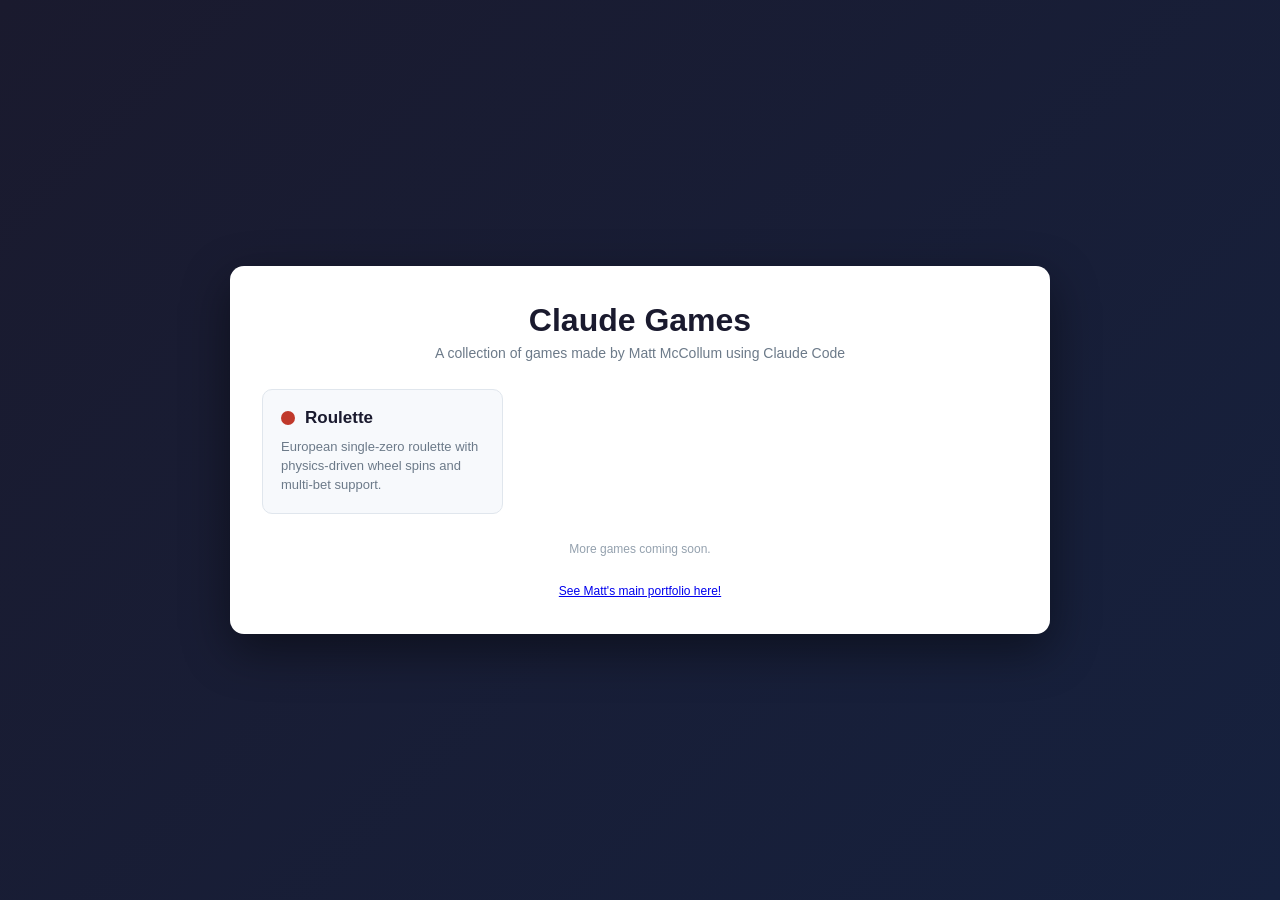
<file: index.html>
<!DOCTYPE html>
<html lang="en">
<head>
    <meta charset="UTF-8">
    <meta name="viewport" content="width=device-width, initial-scale=1.0">
    <title>Claude Games</title>
    <style>
        /* Reset default browser margins/padding so layout math is predictable. */
        * { margin: 0; padding: 0; box-sizing: border-box; }

        /* Page background and base typography. The dark gradient and font
           stack match the roulette game so the landing page feels like the
           same product when the user clicks through. */
        body {
            font-family: 'Segoe UI', Tahoma, Geneva, Verdana, sans-serif;
            background: linear-gradient(135deg, #1a1a2e 0%, #16213e 100%);
            min-height: 100vh;
            display: flex;
            justify-content: center;
            align-items: center;
            padding: 24px;
            color: #2c3e50;
        }

        /* Centered white card that holds the title and the games grid.
           max-width keeps the layout readable on wide monitors; width:100%
           lets it shrink on narrow screens. */
        .container {
            background: white;
            padding: 36px 32px;
            border-radius: 14px;
            box-shadow: 0 16px 48px rgba(0, 0, 0, 0.45);
            max-width: 820px;
            width: 100%;
        }

        /* Page title — matches the roulette page's deep navy heading color. */
        h1 {
            text-align: center;
            color: #1a1a2e;
            font-size: 32px;
            margin-bottom: 6px;
        }

        /* Tagline below the title. Muted color so the eye lands on the title. */
        .subtitle {
            text-align: center;
            color: #6c7a89;
            font-size: 14px;
            margin-bottom: 28px;
        }

        /* Responsive grid for game cards. auto-fill + minmax means a single
           card sits centered on narrow screens and multiple cards flow into
           rows as the viewport widens — no media queries needed. */
        .games-grid {
            display: grid;
            grid-template-columns: repeat(auto-fill, minmax(240px, 1fr));
            gap: 16px;
        }

        /* Each game card is an <a> so the entire tile is clickable and the
           browser shows a real link affordance (focus ring, right-click menu). */
        .game-card {
            display: block;
            text-decoration: none;
            color: inherit;
            background: #f7f9fc;
            border: 1.5px solid #e0e6ed;
            border-radius: 10px;
            padding: 18px;
            transition: transform 0.15s ease, box-shadow 0.15s ease, border-color 0.15s ease;
        }
        /* Lift the card on hover for a tactile feel; deepen the border to the
           shared deep-navy accent so it visually links back to the brand. */
        .game-card:hover {
            transform: translateY(-3px);
            box-shadow: 0 8px 20px rgba(15, 52, 96, 0.18);
            border-color: #0f3460;
        }

        /* Top of the card: a colored stripe + the game's name. The stripe
           color is per-game so future entries can have their own identity. */
        .game-header {
            display: flex;
            align-items: center;
            gap: 10px;
            margin-bottom: 10px;
        }
        /* The accent dot. Each game card sets its own background via an
           inline style or a per-game class (see .accent-roulette). */
        .game-accent {
            width: 14px;
            height: 14px;
            border-radius: 50%;
            flex-shrink: 0;
        }
        /* Roulette gets a red accent — evokes the red pockets on the wheel. */
        .accent-roulette { background: #c0392b; }

        /* The game's display name. Bold and slightly larger than body text. */
        .game-name {
            font-size: 17px;
            font-weight: bold;
            color: #1a1a2e;
        }

        /* One-line description of what the game is. Kept short so cards
           remain a similar height regardless of how many games exist. */
        .game-description {
            font-size: 13px;
            color: #6c7a89;
            line-height: 1.45;
        }

        /* Footer note: small attribution / hint text below the grid. */
        .footer-note {
            text-align: center;
            color: #94a1ae;
            font-size: 12px;
            margin-top: 28px;
        }
    </style>
</head>
<body>
    <!-- Main card. Everything user-facing lives inside this container so the
         dark page background only shows as a frame around the content. -->
    <div class="container">
        <!-- Page title and short tagline. -->
        <h1>Claude Games</h1>
        <p class="subtitle">A collection of games made by Matt McCollum using Claude Code</p>

        <!-- Grid of available games. To add a new game later, drop another
             <a class="game-card"> block in here pointing at its folder. -->
        <div class="games-grid">
            <!-- Roulette card. href points at the roulette/ subfolder so the
                 browser loads roulette/index.html automatically. -->
            <a class="game-card" href="roulette/index.html">
                <!-- Header row: colored accent dot + game name. -->
                <div class="game-header">
                    <span class="game-accent accent-roulette"></span>
                    <span class="game-name">Roulette</span>
                </div>
                <!-- Short description so the user knows what the game is
                     before they click in. -->
                <p class="game-description">
                    European single-zero roulette with physics-driven wheel
                    spins and multi-bet support.
                </p>
            </a>
        </div>

        <!-- Small footer hint. Updated as new games are added. -->
        <p class="footer-note">More games coming soon.</p>
        <p class="footer-note">
            <a href="https://mmccollum31.github.io/Portfolio-Website/">See Matt's main portfolio here!</a>
        </p>
    </div>
</body>
</html>
</file>
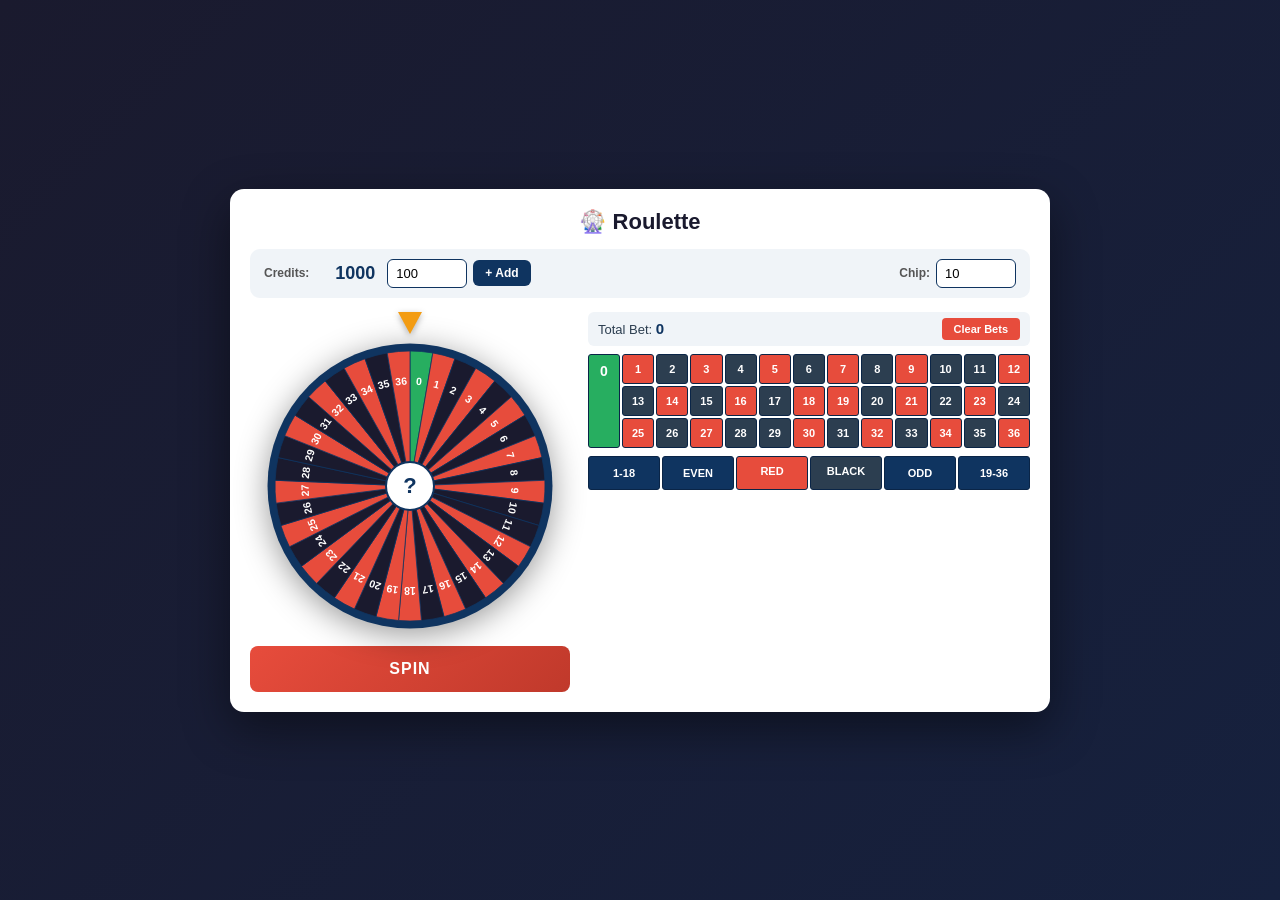
<file: roulette/index.html>
<!DOCTYPE html>
<html lang="en">
<head>
    <meta charset="UTF-8">
    <meta name="viewport" content="width=device-width, initial-scale=1.0">
    <title>Roulette Game</title>
    <style>
        * { margin: 0; padding: 0; box-sizing: border-box; }

        body {
            font-family: 'Segoe UI', Tahoma, Geneva, Verdana, sans-serif;
            background: linear-gradient(135deg, #1a1a2e 0%, #16213e 100%);
            min-height: 100vh;
            display: flex;
            justify-content: center;
            align-items: center;
            padding: 12px;
            color: #2c3e50;
        }

        .container {
            background: white;
            padding: 20px;
            border-radius: 14px;
            box-shadow: 0 16px 48px rgba(0, 0, 0, 0.45);
            max-width: 820px;
            width: 100%;
        }

        h1 {
            text-align: center;
            color: #1a1a2e;
            margin-bottom: 14px;
            font-size: 22px;
        }

        /* Top bar: credits, add credits, chip size */
        .top-bar {
            display: flex;
            gap: 12px;
            align-items: center;
            background: #f0f4f8;
            padding: 10px 14px;
            border-radius: 10px;
            margin-bottom: 14px;
            flex-wrap: wrap;
            font-size: 13px;
        }
        .top-bar > div { display: flex; align-items: center; gap: 6px; }
        .top-bar label { font-weight: bold; color: #555; font-size: 12px; }
        .top-bar input {
            width: 80px;
            padding: 6px 8px;
            border: 1.5px solid #0f3460;
            border-radius: 6px;
            font-size: 13px;
        }
        .top-bar button {
            padding: 6px 12px;
            background: #0f3460;
            color: white;
            border: none;
            border-radius: 6px;
            cursor: pointer;
            font-weight: bold;
            font-size: 12px;
        }
        .top-bar button:hover { background: #163e74; }
        .credits-amount {
            font-weight: bold;
            color: #0f3460;
            font-size: 18px;
            min-width: 60px;
            text-align: right;
        }
        .spacer { flex: 1; }

        /* Two-column main layout */
        .main {
            display: grid;
            grid-template-columns: 320px 1fr;
            gap: 18px;
            align-items: start;
        }

        /* WHEEL */
        .wheel-area {
            display: flex;
            flex-direction: column;
            align-items: center;
            gap: 10px;
        }
        .pointer {
            width: 0;
            height: 0;
            border-left: 12px solid transparent;
            border-right: 12px solid transparent;
            border-top: 22px solid #f39c12;
            filter: drop-shadow(0 2px 3px rgba(0, 0, 0, 0.3));
            margin-bottom: -8px;
            z-index: 5;
            position: relative;
        }
        .wheel-wrapper {
            position: relative;
            width: 300px;
            height: 300px;
        }
        .wheel-svg {
            width: 100%;
            height: 100%;
            filter: drop-shadow(0 6px 16px rgba(0, 0, 0, 0.4));
            transform-origin: center;
        }
        .center-result {
            position: absolute;
            top: 50%;
            left: 50%;
            transform: translate(-50%, -50%);
            width: 50px;
            height: 50px;
            border-radius: 50%;
            background: white;
            border: 2px solid #0f3460;
            display: flex;
            align-items: center;
            justify-content: center;
            font-size: 22px;
            font-weight: bold;
            color: #0f3460;
            pointer-events: none;
        }
        .spin-btn {
            width: 100%;
            padding: 14px;
            background: linear-gradient(135deg, #e74c3c, #c0392b);
            color: white;
            border: none;
            border-radius: 8px;
            font-size: 16px;
            font-weight: bold;
            cursor: pointer;
            text-transform: uppercase;
            letter-spacing: 1px;
            transition: transform 0.15s;
        }
        .spin-btn:hover:not(:disabled) { transform: scale(1.02); }
        .spin-btn:disabled { background: #95a5a6; cursor: not-allowed; }

        /* BETTING BOARD */
        .bets-area {
            display: flex;
            flex-direction: column;
            gap: 8px;
        }
        .bets-info {
            display: flex;
            justify-content: space-between;
            align-items: center;
            font-size: 13px;
            padding: 6px 10px;
            background: #f0f4f8;
            border-radius: 6px;
        }
        .bets-info b { color: #0f3460; font-size: 15px; }
        .clear-btn {
            padding: 5px 12px;
            background: #e74c3c;
            color: white;
            border: none;
            border-radius: 4px;
            font-size: 11px;
            cursor: pointer;
            font-weight: bold;
        }
        .clear-btn:hover:not(:disabled) { background: #c0392b; }
        .clear-btn:disabled { background: #ccc; cursor: not-allowed; }

        /* Numbers grid: 0 on left spanning 3 rows + 12x3 grid for 1-36 */
        .numbers-grid {
            display: grid;
            grid-template-columns: 32px repeat(12, 1fr);
            grid-template-rows: repeat(3, 1fr);
            gap: 2px;
        }
        .numbers-grid .zero {
            grid-row: 1 / span 3;
            font-size: 14px;
        }

        .bet-cell {
            position: relative;
            padding: 8px 0;
            text-align: center;
            border: 1px solid #0a2547;
            color: white;
            cursor: pointer;
            font-weight: bold;
            font-size: 11px;
            border-radius: 3px;
            user-select: none;
            transition: filter 0.15s;
            min-height: 30px;
        }
        .bet-cell.red { background: #e74c3c; }
        .bet-cell.black { background: #2c3e50; }
        .bet-cell.green { background: #27ae60; }
        .bet-cell.outside { background: #0f3460; padding: 10px 0; }
        .bet-cell:hover { filter: brightness(1.25); }
        .bet-cell.winner {
            outline: 3px solid #f39c12;
            outline-offset: -2px;
            animation: winnerPulse 1s ease-in-out 3;
        }
        @keyframes winnerPulse {
            0%, 100% { box-shadow: 0 0 0 0 rgba(243, 156, 18, 0.7); }
            50% { box-shadow: 0 0 0 6px rgba(243, 156, 18, 0); }
        }

        /* Outside-bet row (Red/Black/Even/Odd/Low/High) */
        .outside-bets {
            display: grid;
            grid-template-columns: repeat(6, 1fr);
            gap: 2px;
        }

        /* Stake chip on each bet cell */
        .stake {
            position: absolute;
            top: 1px;
            right: 2px;
            background: #f39c12;
            color: #1a1a2e;
            font-size: 9px;
            padding: 1px 4px;
            border-radius: 8px;
            font-weight: bold;
            min-width: 14px;
            line-height: 1;
        }
        .stake:empty { display: none; }

        /* Result message */
        .result {
            margin-top: 4px;
            padding: 10px 14px;
            border-radius: 8px;
            text-align: center;
            background: #fff3cd;
            border: 1.5px solid #ffc107;
            display: none;
        }
        .result.show { display: block; }
        .result.win { background: #d4edda; border-color: #28a745; }
        .result.lose { background: #f8d7da; border-color: #dc3545; }
        .result-num { font-size: 22px; font-weight: bold; margin-bottom: 4px; }
        .result-text { font-size: 13px; font-weight: bold; }
        .error { color: #dc3545; font-weight: bold; padding: 6px; font-size: 13px; }

        @media (max-width: 760px) {
            .main { grid-template-columns: 1fr; }
            .wheel-area { align-items: center; }
            .numbers-grid { grid-template-columns: 30px repeat(12, 1fr); }
        }
    </style>
</head>
<body>
    <div class="container">
        <h1>🎡 Roulette</h1>

        <!-- Top bar: credits + add credits + chip size -->
        <div class="top-bar">
            <div>
                <label>Credits:</label>
                <span class="credits-amount" id="creditsDisplay">1000</span>
            </div>
            <div>
                <input type="number" id="addAmount" min="1" value="100">
                <button onclick="addCredits()">+ Add</button>
            </div>
            <div class="spacer"></div>
            <div>
                <label>Chip:</label>
                <input type="number" id="betAmount" min="1" value="10">
            </div>
        </div>

        <div class="main">
            <!-- LEFT: Wheel -->
            <div class="wheel-area">
                <div class="pointer"></div>
                <div class="wheel-wrapper">
                    <svg class="wheel-svg" id="wheelSvg" viewBox="0 0 400 400"></svg>
                    <div class="center-result" id="centerResult">?</div>
                </div>
                <button class="spin-btn" id="spinBtn" onclick="spinWheel()">Spin</button>
            </div>

            <!-- RIGHT: Bet board -->
            <div class="bets-area">
                <div class="bets-info">
                    <span>Total Bet: <b id="totalBet">0</b></span>
                    <button class="clear-btn" id="clearBtn" onclick="clearBets()">Clear Bets</button>
                </div>

                <!-- Numbers grid (0 + 1..36) -->
                <div class="numbers-grid" id="numbersGrid"></div>

                <!-- Outside bets -->
                <div class="outside-bets">
                    <div class="bet-cell outside" onclick="addBet('range', 'low')">
                        1-18 <span class="stake" id="stake-range-low"></span>
                    </div>
                    <div class="bet-cell outside" onclick="addBet('parity', 'even')">
                        EVEN <span class="stake" id="stake-parity-even"></span>
                    </div>
                    <div class="bet-cell red" onclick="addBet('color', 'red')">
                        RED <span class="stake" id="stake-color-red"></span>
                    </div>
                    <div class="bet-cell black" onclick="addBet('color', 'black')">
                        BLACK <span class="stake" id="stake-color-black"></span>
                    </div>
                    <div class="bet-cell outside" onclick="addBet('parity', 'odd')">
                        ODD <span class="stake" id="stake-parity-odd"></span>
                    </div>
                    <div class="bet-cell outside" onclick="addBet('range', 'high')">
                        19-36 <span class="stake" id="stake-range-high"></span>
                    </div>
                </div>

                <!-- Result message -->
                <div class="result" id="resultMessage"></div>
            </div>
        </div>
    </div>

    <script>
        // ==========================================================
        //  GAME STATE
        //  All mutable game data lives in these top-level variables.
        //  Functions below read and update them directly.
        // ==========================================================

        // Player's running balance. Decreases when a bet is placed,
        // increases on wins or when the player adds credits.
        let credits = 1000;

        // Active bets currently placed on the board. Each entry is an
        // object shaped like { type, value, amount }. Multiple bets may
        // target the same option — they accumulate. Bets persist between
        // spins so the player can keep re-spinning the same wager: at
        // the end of each round, if the player can still afford the
        // same total stake, the chips remain on the board (and the
        // amount is deducted again for the next spin); otherwise the
        // board is cleared automatically.
        let bets = [];

        // True while the wheel is mid-spin. Used to block bets, clears,
        // and a second spin from being started until the wheel stops.
        let isSpinning = false;

        // The wheel's rotation in degrees. Persists across spins so the
        // next spin continues smoothly from where the last one ended,
        // instead of snapping back to 0°.
        let currentAngle = 0;

        // Reference to the most recently highlighted winning cell so we
        // can remove the highlight before the next spin.
        let lastWinningCell = null;

        // The 18 red numbers in European roulette. Every other 1–36 is
        // black; 0 is green. We use this set both for coloring the wheel
        // and for evaluating color bets after a spin.
        const RED_NUMBERS = [1, 3, 5, 7, 9, 12, 14, 16, 18, 19, 21, 23, 25, 27, 30, 32, 34, 36];

        // 37 sectors total: 0–36 (European single-zero wheel).
        const TOTAL_NUMBERS = 37;

        // Width of each sector in degrees (≈ 9.7297°). Used everywhere
        // we convert between sector indices and angles.
        const DEG_PER_NUMBER = 360 / TOTAL_NUMBERS;

        // ==========================================================
        //  WHEEL GENERATION (SVG)
        //  Builds the wheel inside the <svg> element by drawing 37
        //  pie-slice paths and a number label for each one. Runs once
        //  at page load — afterwards we just rotate the whole SVG.
        // ==========================================================
        function generateWheel() {
            // Grab the SVG element and define its center and radius.
            // The SVG viewBox is 0..400, so center is (200,200).
            const svg = document.getElementById('wheelSvg');
            const cx = 200, cy = 200, r = 180;

            // Wipe any previous content so this function is idempotent.
            svg.innerHTML = '';

            // Outer rim — a slightly larger filled circle drawn first
            // so it sits behind the sectors and shows as a dark ring
            // around the edge of the wheel.
            const rim = document.createElementNS('http://www.w3.org/2000/svg', 'circle');
            rim.setAttribute('cx', cx);
            rim.setAttribute('cy', cy);
            rim.setAttribute('r', r + 10);
            rim.setAttribute('fill', '#0f3460');
            svg.appendChild(rim);

            // Build one sector + label per number.
            for (let i = 0; i < TOTAL_NUMBERS; i++) {
                // Compute the start and end angles of sector i in
                // degrees. We subtract 90° so sector 0 begins at the
                // top of the wheel (12 o'clock) instead of the right
                // side, which is SVG's default 0° direction.
                const startA = i * DEG_PER_NUMBER - 90;
                const endA = (i + 1) * DEG_PER_NUMBER - 90;

                // Convert degrees to radians for use with Math.cos/sin.
                const sR = startA * Math.PI / 180;
                const eR = endA * Math.PI / 180;

                // The two outer corners of the sector — points on the
                // wheel's edge at the start and end angles.
                const x1 = cx + r * Math.cos(sR);
                const y1 = cy + r * Math.sin(sR);
                const x2 = cx + r * Math.cos(eR);
                const y2 = cy + r * Math.sin(eR);

                // Build the SVG path for the sector: move to the center,
                // line out to the start corner, draw an arc to the end
                // corner, then close the shape back to the center.
                const path = document.createElementNS('http://www.w3.org/2000/svg', 'path');
                path.setAttribute('d', `M ${cx} ${cy} L ${x1} ${y1} A ${r} ${r} 0 0 1 ${x2} ${y2} Z`);

                // Color: 0 is green, red numbers are red, everything
                // else is the dark "black" shade. Stroke gives each
                // sector a thin separating line.
                path.setAttribute('fill', i === 0 ? '#27ae60' : RED_NUMBERS.includes(i) ? '#e74c3c' : '#1a1a2e');
                path.setAttribute('stroke', '#0f3460');
                path.setAttribute('stroke-width', '1');
                svg.appendChild(path);

                // Compute the angle of the sector's midpoint and a
                // point along that bisector at 78% of the wheel radius.
                // This is where we'll place the number label.
                const midA = (startA + endA) / 2;
                const midR = midA * Math.PI / 180;
                const lr = r * 0.78;
                const lx = cx + lr * Math.cos(midR);
                const ly = cy + lr * Math.sin(midR);

                // Create the SVG text element with the number value.
                const text = document.createElementNS('http://www.w3.org/2000/svg', 'text');
                text.setAttribute('x', lx);
                text.setAttribute('y', ly);

                // Center the text horizontally and vertically on (lx,ly).
                text.setAttribute('text-anchor', 'middle');
                text.setAttribute('dominant-baseline', 'central');

                // Visual styling.
                text.setAttribute('font-size', '14');
                text.setAttribute('font-weight', 'bold');
                text.setAttribute('fill', '#fff');

                // Rotate the label so its bottom faces the wheel center.
                // After SVG rotation by (midA + 90)°, the top of each
                // number points outward — so when a sector spins up to
                // the pointer, its number reads upright to the player.
                text.setAttribute('transform', `rotate(${midA + 90} ${lx} ${ly})`);
                text.textContent = i;
                svg.appendChild(text);
            }

            // Center hub — a small circle on top of the sectors that
            // hides the seams meeting at the wheel's center point.
            const hub = document.createElementNS('http://www.w3.org/2000/svg', 'circle');
            hub.setAttribute('cx', cx);
            hub.setAttribute('cy', cy);
            hub.setAttribute('r', '20');
            hub.setAttribute('fill', '#0f3460');
            hub.setAttribute('stroke', '#f39c12');
            hub.setAttribute('stroke-width', '2');
            svg.appendChild(hub);
        }

        // ==========================================================
        //  BET BOARD GENERATION
        //  Builds the clickable number cells (0 + 1..36). The outside
        //  bets (Red/Black, Even/Odd, 1-18/19-36) are written directly
        //  in the HTML since there are only six of them.
        // ==========================================================
        function generateNumberGrid() {
            // Empty the grid container so we can rebuild from scratch.
            const grid = document.getElementById('numbersGrid');
            grid.innerHTML = '';

            // The "0" cell sits in the leftmost column and stretches
            // across all 3 rows (CSS handles the row span). Its inner
            // <span> is where the player's stake on 0 will be drawn.
            const zero = document.createElement('div');
            zero.className = 'bet-cell green zero';
            zero.id = 'cell-number-0';
            zero.innerHTML = `0<span class="stake" id="stake-number-0"></span>`;

            // Clicking the 0 cell adds a number-0 bet of the current
            // chip size.
            zero.onclick = () => addBet('number', 0);
            grid.appendChild(zero);

            // Build cells 1 through 36. CSS arranges them into the
            // standard 3-row × 12-column roulette layout.
            for (let n = 1; n <= 36; n++) {
                const cell = document.createElement('div');

                // Color the cell based on whether n is a red number.
                cell.className = 'bet-cell ' + (RED_NUMBERS.includes(n) ? 'red' : 'black');

                // ID is used later for highlighting the winner and for
                // updating the per-cell stake chip.
                cell.id = `cell-number-${n}`;
                cell.innerHTML = `${n}<span class="stake" id="stake-number-${n}"></span>`;

                // Clicking the cell places a single-number bet on n.
                cell.onclick = () => addBet('number', n);
                grid.appendChild(cell);
            }
        }

        // ==========================================================
        //  CREDITS / BETS
        //  These functions handle the player's balance and the bet
        //  list. They are called by the on-page buttons and by the
        //  spin/result code.
        // ==========================================================

        // Render the current credit balance in the top bar.
        function updateCreditsDisplay() {
            document.getElementById('creditsDisplay').textContent = credits;
        }

        // Add the amount in the "+ Add" input to the player's balance.
        // Wired to the "+ Add" button.
        function addCredits() {
            const amount = parseInt(document.getElementById('addAmount').value);

            // Ignore zero, negative, or non-numeric input.
            if (amount > 0) {
                credits += amount;
                updateCreditsDisplay();

                // Hide any leftover result/error message so the UI
                // doesn't show stale information.
                clearResult();
            }
        }

        // Place a bet of the current chip size on (type, value).
        // Repeated calls on the same option stack the chip values.
        function addBet(type, value) {
            // Block bet placement during a spin.
            if (isSpinning) return;

            // Read and validate the chip size from the input field.
            const amount = parseInt(document.getElementById('betAmount').value);
            if (!amount || amount <= 0) return showError('Enter a valid chip amount');
            if (amount > credits) return showError('Insufficient credits');

            // Deduct from the balance and append a new bet object.
            // We push (rather than merge) so the bets list keeps a
            // record of every chip placed; aggregation happens at
            // display and payout time.
            credits -= amount;
            bets.push({ type, value, amount });

            // Refresh the UI to reflect the new balance and stake.
            updateCreditsDisplay();
            updateBetsDisplay();
            clearResult();
        }

        // Refund all currently placed bets and empty the bet list.
        // Wired to the "Clear Bets" button.
        function clearBets() {
            if (isSpinning) return;

            // Add each bet's amount back to the player's balance.
            bets.forEach(b => credits += b.amount);
            bets = [];

            // Refresh totals, stake chips, and the result area.
            updateCreditsDisplay();
            updateBetsDisplay();
            clearResult();
        }

        // Redraw the per-cell stake chips and the "Total Bet" number.
        // Called whenever the bets list changes — when chips are
        // placed, when the board is cleared, and after each spin
        // (where bets either persist or get cleared automatically).
        function updateBetsDisplay() {
            // Wipe every stake chip so removed bets don't linger on
            // their old cells.
            document.querySelectorAll('.stake').forEach(s => s.textContent = '');

            // Sum the chip amounts grouped by option. The key encodes
            // both the bet type and value, e.g. "color-red" or
            // "number-17", which matches the IDs of the stake spans.
            const totals = {};
            bets.forEach(b => {
                const k = `${b.type}-${b.value}`;
                totals[k] = (totals[k] || 0) + b.amount;
            });

            // Write each option's total into its stake chip element.
            // The DOM IDs were created in the HTML and in
            // generateNumberGrid().
            for (const k in totals) {
                const el = document.getElementById(`stake-${k}`);
                if (el) el.textContent = totals[k];
            }

            // Sum every chip into a grand total displayed at the top
            // of the bet board.
            const total = bets.reduce((s, b) => s + b.amount, 0);
            document.getElementById('totalBet').textContent = total;
        }

        // ==========================================================
        //  PHYSICS-BASED SPIN
        //  Rather than picking a result number and forcing the wheel
        //  to land on it, we simulate the wheel as a freely spinning
        //  disk that decelerates under constant friction. Where it
        //  happens to stop *is* the result.
        // ==========================================================
        function spinWheel() {
            // Guard against double-spins and bet-less spins.
            if (isSpinning) return;
            if (bets.length === 0) return showError('Place a bet first');

            // Lock the UI for the duration of the spin.
            isSpinning = true;
            document.getElementById('spinBtn').disabled = true;
            document.getElementById('clearBtn').disabled = true;

            // Reset any UI state left over from the previous round.
            clearResult();
            clearWinnerHighlight();
            document.getElementById('centerResult').textContent = '?';

            // Cache the wheel element — we'll write to its transform
            // every frame.
            const wheelSvg = document.getElementById('wheelSvg');

            // --- Spin parameters ---
            // Initial angular velocity, in degrees per second. 1000–1400
            // °/s is roughly 3–4 full rotations per second at the start
            // of the spin, which matches a real wheel's first moments.
            let angularVelocity = 1000 + Math.random() * 400;

            // Constant deceleration in deg/s². Higher = stops sooner.
            // Time to stop ≈ v0 / dec  (≈ 5–7 seconds for these ranges).
            // Total rotation ≈ v0² / (2·dec)  (≈ 5–15 revolutions).
            const deceleration = 180 + Math.random() * 40;

            // Continue from the wheel's current rotation so the spin
            // appears to pick up where the last one left off.
            let angle = currentAngle;

            // performance.now() returns a high-resolution timestamp in
            // milliseconds. We subtract successive timestamps to get
            // the real elapsed time between frames, which keeps the
            // physics smooth across different display refresh rates.
            let lastTime = performance.now();

            // The per-frame physics step. Called by the browser ~60×/s
            // (or 120/144× on high-refresh displays) via
            // requestAnimationFrame.
            function frame(now) {
                // dt: seconds since the previous frame. Clamped at
                // 50 ms so a long pause (e.g. tab in background) can't
                // teleport the wheel forward by huge amounts.
                const dt = Math.min((now - lastTime) / 1000, 0.05);
                lastTime = now;

                // Integrate position from velocity, then bleed velocity
                // off via the deceleration term. Math.max stops velocity
                // from going negative (which would reverse the spin).
                angle += angularVelocity * dt;
                angularVelocity = Math.max(0, angularVelocity - deceleration * dt);

                // Apply the new angle to the SVG. CSS handles the
                // GPU-accelerated rendering of the rotation.
                wheelSvg.style.transform = `rotate(${angle}deg)`;

                // Keep stepping until the wheel is at rest. When it
                // stops, save the final angle and resolve the result.
                if (angularVelocity > 0) {
                    requestAnimationFrame(frame);
                } else {
                    currentAngle = angle;
                    const result = getResultFromAngle(angle);
                    finishSpin(result);
                }
            }

            // Kick off the first frame; subsequent frames are scheduled
            // recursively from inside frame() above.
            requestAnimationFrame(frame);
        }

        // Convert the wheel's current rotation into the sector index
        // that's currently sitting under the pointer at the top.
        //
        // Geometry:  Sector i originally covers [i·DEG − 90, (i+1)·DEG − 90].
        // After rotating the whole wheel by θ degrees, the same sector
        // covers [i·DEG − 90 + θ, (i+1)·DEG − 90 + θ] (mod 360).
        // The pointer sits at angle −90° (top of the wheel). Sector i
        // contains the pointer when i·DEG + θ ≤ 0 < (i+1)·DEG + θ,
        // which simplifies to  i = ⌊−θ / DEG⌋  (mod 37).
        function getResultFromAngle(angle) {
            // Floor division gives the sector index, possibly negative.
            const i = Math.floor(-angle / DEG_PER_NUMBER);

            // Wrap into the range [0, 37) using the standard
            // ((x % n) + n) % n idiom that handles negative numbers.
            return ((i % TOTAL_NUMBERS) + TOTAL_NUMBERS) % TOTAL_NUMBERS;
        }

        // ==========================================================
        //  RESULT HANDLING
        //  Called once the wheel comes to a stop. Walks every bet,
        //  pays out winners, updates the UI, and either re-stakes the
        //  same bets for another spin (when the player can still
        //  cover them) or clears the board. Finally, unlocks the
        //  controls so a new round can begin.
        // ==========================================================
        function finishSpin(number) {
            // Resolve the color of the winning number for both the
            // result message and color-bet evaluation.
            const color = number === 0 ? 'green' : RED_NUMBERS.includes(number) ? 'red' : 'black';

            // Show the winning number in the small circle at the
            // wheel's center.
            document.getElementById('centerResult').textContent = number;

            // Walk every active bet, evaluate it against the result,
            // and accumulate the totals we need afterward.
            let totalStaked = 0;
            let totalPayout = 0;
            let anyWin = false;
            bets.forEach(bet => {
                totalStaked += bet.amount;
                let won = false;

                // Each bet type has its own win condition. Note that
                // 0 always loses on the outside bets (parity, range)
                // — that's the house edge for European roulette.
                switch (bet.type) {
                    case 'color':  won = bet.value === color; break;
                    case 'parity': won = number !== 0 && ((number % 2 === 0) === (bet.value === 'even')); break;
                    case 'range':  won = number !== 0 && ((number <= 18) === (bet.value === 'low')); break;
                    case 'number': won = number === bet.value; break;
                }

                // Single numbers pay 36× the chip; even-money bets pay
                // 2×. The payout includes the original chip — we
                // already deducted it when the bet was placed.
                if (won) {
                    const multiplier = bet.type === 'number' ? 36 : 2;
                    totalPayout += bet.amount * multiplier;
                    anyWin = true;
                }
            });

            // Credit any winnings and compute the round's net change.
            credits += totalPayout;
            const netGain = totalPayout - totalStaked;

            // Visual feedback: gold pulse on the winning number cell
            // and a colored result panel.
            highlightWinner(number);
            displayResult(number, color, anyWin, netGain);

            // ----- Persist bets for the next round if affordable -----
            // The chips placed for this round have already been
            // resolved — collected by the house on losses, returned
            // (with winnings) on wins. To "keep" the same bets for
            // another spin, the player must re-fund the same total
            // out of their current balance.
            const restakeAmount = bets.reduce((s, b) => s + b.amount, 0);

            // If there are bets and the player can still cover them,
            // re-deduct the total. The `bets` array is left untouched,
            // so the same chip values stay drawn on the board.
            if (restakeAmount > 0 && restakeAmount <= credits) {
                credits -= restakeAmount;
            } else {
                // Otherwise the player has either no bets or can no
                // longer afford them — clear the board. No refund is
                // needed because the previous round's chips were
                // already resolved above.
                bets = [];
            }

            // Refresh the balance display and the per-cell stake chips
            // so the UI matches the new game state.
            updateCreditsDisplay();
            updateBetsDisplay();

            // Re-enable the spin/clear buttons so the player can play
            // another round.
            isSpinning = false;
            document.getElementById('spinBtn').disabled = false;
            document.getElementById('clearBtn').disabled = false;
        }

        // Add the gold-pulse "winner" outline to the winning number's
        // cell on the bet board. We remember the cell so the next
        // spin can clear the highlight.
        function highlightWinner(number) {
            const cell = document.getElementById(`cell-number-${number}`);
            if (cell) {
                cell.classList.add('winner');
                lastWinningCell = cell;
            }
        }

        // Remove the winner highlight from the previous round's cell.
        // Called at the start of each new spin.
        function clearWinnerHighlight() {
            if (lastWinningCell) {
                lastWinningCell.classList.remove('winner');
                lastWinningCell = null;
            }
        }

        // Render the colored win/lose panel below the bet board with
        // the winning number, its color emoji, and the player's net
        // change in credits for this round.
        function displayResult(number, color, won, netGain) {
            const div = document.getElementById('resultMessage');
            const emoji = color === 'red' ? '🔴' : color === 'black' ? '⚫' : '🟢';

            // Top line: colored ball + result number.
            let html = `<div class="result-num">${emoji} ${number}</div>`;

            // Bottom line and panel color depend on whether at least
            // one bet won this round.
            if (won) {
                html += `<div class="result-text">🎉 You won ${netGain >= 0 ? '+' : ''}${netGain} credits</div>`;
                div.className = 'result show win';
            } else {
                html += `<div class="result-text">❌ You lost ${Math.abs(netGain)} credits</div>`;
                div.className = 'result show lose';
            }
            div.innerHTML = html;
        }

        // Show a one-line error in the result panel (e.g. "Insufficient
        // credits"). Reuses the same panel for simplicity.
        function showError(msg) {
            const div = document.getElementById('resultMessage');
            div.innerHTML = `<div class="error">${msg}</div>`;
            div.className = 'result show';
        }

        // Hide the result/error panel and empty its contents.
        function clearResult() {
            const div = document.getElementById('resultMessage');
            div.className = 'result';
            div.innerHTML = '';
        }

        // ==========================================================
        //  INIT
        //  Wait for the DOM to be parsed, then build the wheel and
        //  bet board and seed the displays with their initial values.
        // ==========================================================
        window.addEventListener('DOMContentLoaded', () => {
            generateWheel();
            generateNumberGrid();
            updateCreditsDisplay();
            updateBetsDisplay();
        });
    </script>
</body>
</html>
</file>
